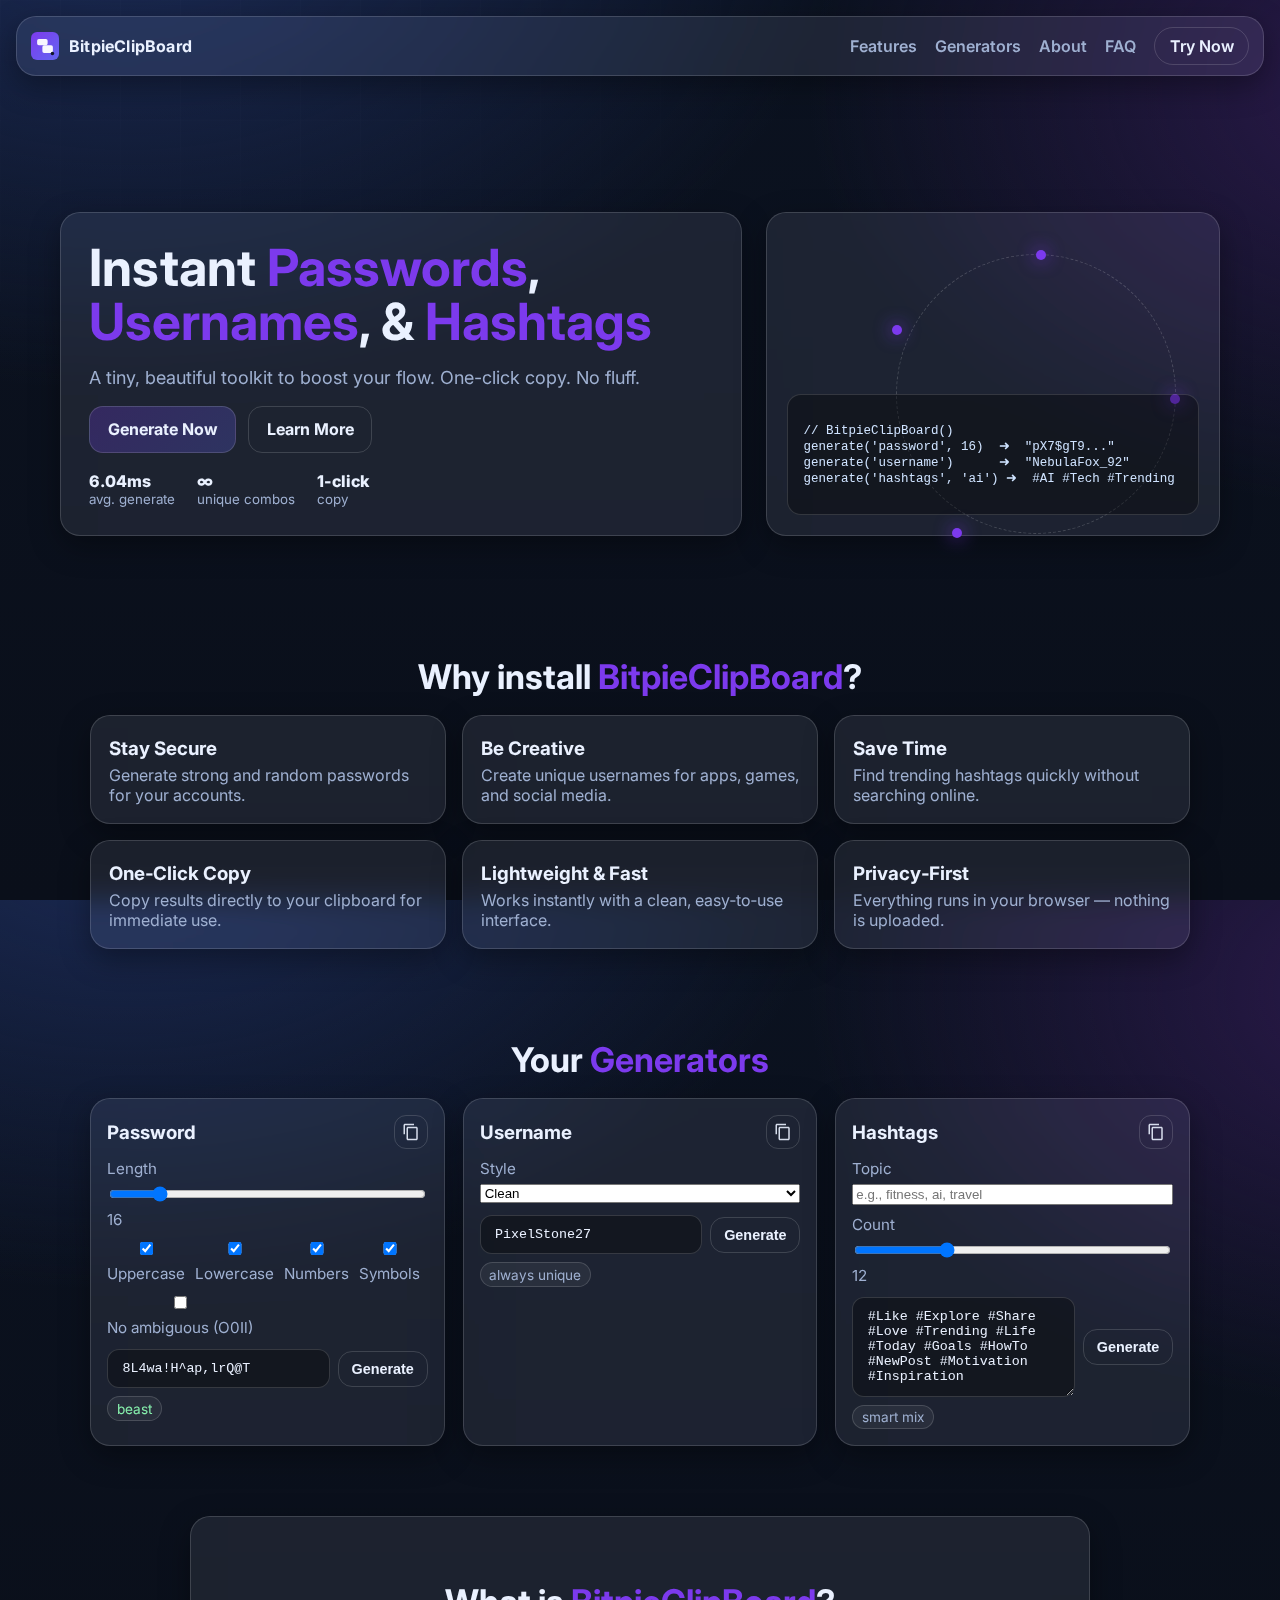
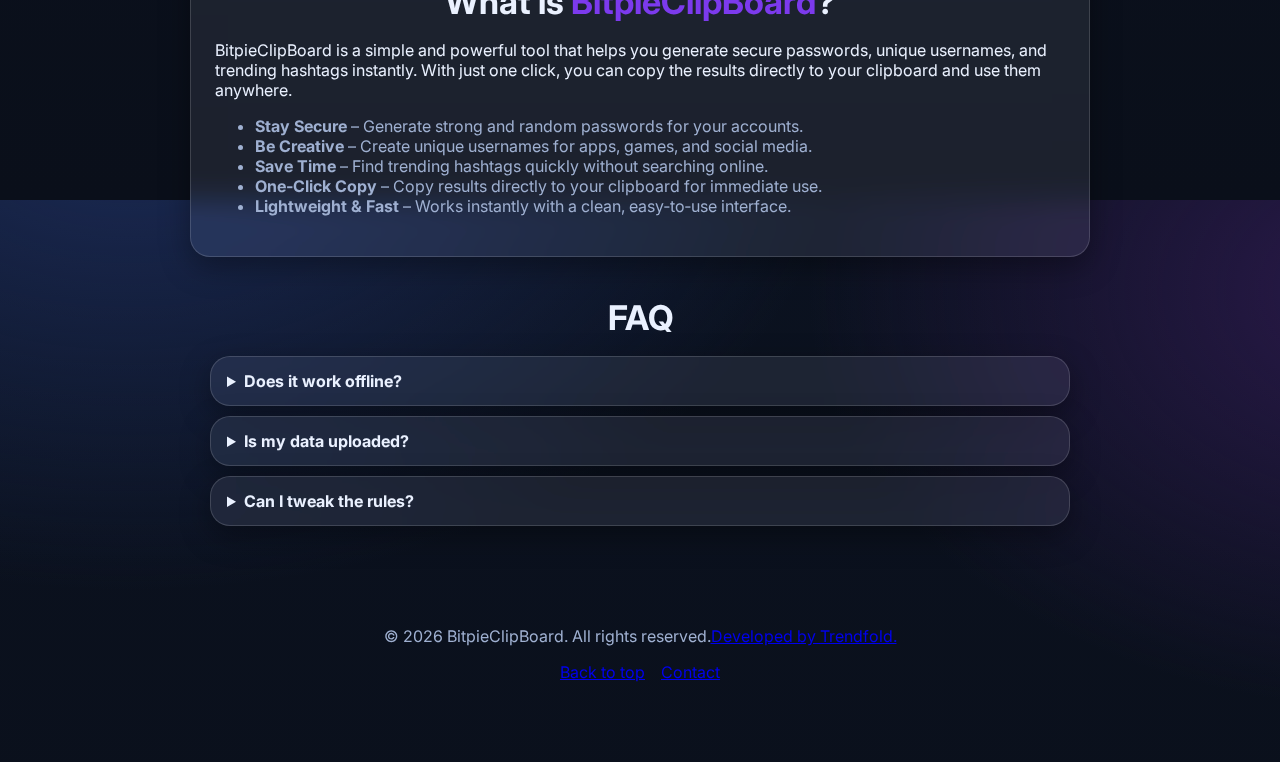
<file: index.html>
<!DOCTYPE html>
<html lang="en">
<head>
  <meta charset="utf-8" />
  <meta name="viewport" content="width=device-width, initial-scale=1" />
  <meta name="theme-color" content="#0b1220" />
  <meta name="description" content="BitpieClipBoard — generate secure passwords, unique usernames, and trending hashtags with one-click copy. Lightning fast, beautiful glass UI." />
  <title>BitpieClipBoard — Passwords • Usernames • Hashtags</title>
  <link rel="preconnect" href="https://fonts.googleapis.com">
  <link rel="preconnect" href="https://fonts.gstatic.com" crossorigin>
  <link href="https://fonts.googleapis.com/css2?family=Inter:wght@400;500;600;700;800&display=swap" rel="stylesheet">
  <link rel="stylesheet" href="./styles.css" />
  <link rel="icon" href="./favicon.svg" type="image/svg+xml">
</head>
<body>
  <div class="bg-grid"></div>
  <header class="site-header glass">
    <a class="brand" href="#top" aria-label="BitpieClipBoard home">
      <img src="./favicon.svg" alt="" class="brand-icon" />
      <span class="brand-text">BitpieClipBoard</span>
    </a>
    <nav class="nav">
      <a href="#features">Features</a>
      <a href="#generators">Generators</a>
      <a href="#about">About</a>
      <a href="#faq">FAQ</a>
      <a class="cta" href="#generators">Try Now</a>
    </nav>
    <button class="nav-toggle" aria-label="Toggle menu" aria-expanded="false">
      <span></span><span></span><span></span>
    </button>
  </header>

  <main id="top">
    <section class="hero">
      <div class="hero-content glass">
        <h1>Instant <span class="accent">Passwords</span>, <span class="accent">Usernames</span>, & <span class="accent">Hashtags</span></h1>
        <p class="sub">A tiny, beautiful toolkit to boost your flow. One-click copy. No fluff.</p>
        <div class="hero-actions">
          <a class="btn primary" href="#generators">Generate Now</a>
          <a class="btn ghost" href="#about">Learn More</a>
        </div>
        <div class="stats">
          <div class="stat"><span id="stat-speed">0.02s</span><small>avg. generate</small></div>
          <div class="stat"><span>∞</span><small>unique combos</small></div>
          <div class="stat"><span>1-click</span><small>copy</small></div>
        </div>
      </div>
      <div class="hero-art glass">
        <div class="orbit">
          <div class="dot d1"></div>
          <div class="dot d2"></div>
          <div class="dot d3"></div>
          <div class="dot d4"></div>
        </div>
        <div class="code-card">
<pre><code>// BitpieClipBoard()
generate('password', 16)  ➜  "pX7$gT9..."
generate('username')      ➜  "NebulaFox_92"
generate('hashtags', 'ai') ➜  #AI #Tech #Trending</code></pre>
        </div>
      </div>
    </section>

    <section id="features" class="features">
      <h2 class="section-title">Why install <span class="accent">BitpieClipBoard</span>?</h2>
      <div class="feature-grid">
        <article class="feature glass">
          <h3>Stay Secure</h3>
          <p>Generate strong and random passwords for your accounts.</p>
        </article>
        <article class="feature glass">
          <h3>Be Creative</h3>
          <p>Create unique usernames for apps, games, and social media.</p>
        </article>
        <article class="feature glass">
          <h3>Save Time</h3>
          <p>Find trending hashtags quickly without searching online.</p>
        </article>
        <article class="feature glass">
          <h3>One‑Click Copy</h3>
          <p>Copy results directly to your clipboard for immediate use.</p>
        </article>
        <article class="feature glass">
          <h3>Lightweight & Fast</h3>
          <p>Works instantly with a clean, easy‑to‑use interface.</p>
        </article>
        <article class="feature glass">
          <h3>Privacy‑First</h3>
          <p>Everything runs in your browser — nothing is uploaded.</p>
        </article>
      </div>
    </section>

    <section id="generators" class="generators">
      <h2 class="section-title">Your <span class="accent">Generators</span></h2>
      <div class="cards">
        <!-- Password Generator -->
        <article class="card glass" data-card="password">
          <header>
            <h3>Password</h3>
            <button class="icon-btn" data-tip="Copy" data-copy="#password-output" aria-label="Copy password">
              <svg viewBox="0 0 24 24" aria-hidden="true"><path d="M16 1H4c-1.1 0-2 .9-2 2v12h2V3h12V1zm3 4H8c-1.1 0-2 .9-2 2v14c0 1.1.9 2 2 2h11c1.1 0 2-.9 2-2V7c0-1.1-.9-2-2-2zm0 16H8V7h11v14z"/></svg>
            </button>
          </header>
          <div class="controls">
            <label>Length
              <input type="range" id="pw-length" min="8" max="64" value="16" />
              <output for="pw-length" id="pw-length-val">16</output>
            </label>
            <div class="checks">
              <label><input type="checkbox" id="pw-upper" checked>Uppercase</label>
              <label><input type="checkbox" id="pw-lower" checked>Lowercase</label>
              <label><input type="checkbox" id="pw-num" checked>Numbers</label>
              <label><input type="checkbox" id="pw-sym" checked>Symbols</label>
              <label><input type="checkbox" id="pw-amb">No ambiguous (O0Il)</label>
            </div>
          </div>
          <div class="output">
            <input id="password-output" class="mono" readonly aria-label="Generated password" />
            <button class="btn small" id="pw-generate">Generate</button>
          </div>
          <footer class="hint"><span id="pw-strength" class="badge">strength</span></footer>
        </article>

        <!-- Username Generator -->
        <article class="card glass" data-card="username">
          <header>
            <h3>Username</h3>
            <button class="icon-btn" data-tip="Copy" data-copy="#username-output" aria-label="Copy username">
              <svg viewBox="0 0 24 24" aria-hidden="true"><path d="M16 1H4c-1.1 0-2 .9-2 2v12h2V3h12V1zm3 4H8c-1.1 0-2 .9-2 2v14c0 1.1.9 2 2 2h11c1.1 0 2-.9 2-2V7c0-1.1-.9-2-2-2zm0 16H8V7h11v14z"/></svg>
            </button>
          </header>
          <div class="controls">
            <label>Style
              <select id="user-style">
                <option value="clean">Clean</option>
                <option value="gamer">Gamer</option>
                <option value="techy">Techy</option>
                <option value="aesthetic">Aesthetic</option>
                <option value="random">Random</option>
              </select>
            </label>
          </div>
          <div class="output">
            <input id="username-output" class="mono" readonly aria-label="Generated username" />
            <button class="btn small" id="user-generate">Generate</button>
          </div>
          <footer class="hint"><span class="badge">always unique</span></footer>
        </article>

        <!-- Hashtag Generator -->
        <article class="card glass" data-card="hashtags">
          <header>
            <h3>Hashtags</h3>
            <button class="icon-btn" data-tip="Copy All" data-copy="#hashtags-output" aria-label="Copy hashtags">
              <svg viewBox="0 0 24 24" aria-hidden="true"><path d="M16 1H4c-1.1 0-2 .9-2 2v12h2V3h12V1zm3 4H8c-1.1 0-2 .9-2 2v14c0 1.1.9 2 2 2h11c1.1 0 2-.9 2-2V7c0-1.1-.9-2-2-2zm0 16H8V7h11v14z"/></svg>
            </button>
          </header>
          <div class="controls">
            <label>Topic
              <input id="tag-topic" placeholder="e.g., fitness, ai, travel" />
            </label>
            <label>Count
              <input type="range" id="tag-count" min="5" max="30" value="12" />
              <output for="tag-count" id="tag-count-val">12</output>
            </label>
          </div>
          <div class="output">
            <textarea id="hashtags-output" class="mono" rows="3" readonly aria-label="Generated hashtags"></textarea>
            <button class="btn small" id="tag-generate">Generate</button>
          </div>
          <footer class="hint"><span class="badge">smart mix</span></footer>
        </article>
      </div>
    </section>

    <section id="about" class="about glass">
      <h2 class="section-title">What is <span class="accent">BitpieClipBoard</span>?</h2>
      <p>BitpieClipBoard is a simple and powerful tool that helps you generate secure passwords, unique usernames, and trending hashtags instantly. With just one click, you can copy the results directly to your clipboard and use them anywhere.</p>
      <ul class="bullets">
        <li><strong>Stay Secure</strong> – Generate strong and random passwords for your accounts.</li>
        <li><strong>Be Creative</strong> – Create unique usernames for apps, games, and social media.</li>
        <li><strong>Save Time</strong> – Find trending hashtags quickly without searching online.</li>
        <li><strong>One‑Click Copy</strong> – Copy results directly to your clipboard for immediate use.</li>
        <li><strong>Lightweight & Fast</strong> – Works instantly with a clean, easy‑to‑use interface.</li>
      </ul>
    </section>

    <section id="faq" class="faq">
      <h2 class="section-title">FAQ</h2>
      <details class="glass"><summary>Does it work offline?</summary><p>Yes. Everything runs locally in your browser.</p></details>
      <details class="glass"><summary>Is my data uploaded?</summary><p>No. We don’t send anything anywhere.</p></details>
      <details class="glass"><summary>Can I tweak the rules?</summary><p>Absolutely. Use the toggles and sliders to personalize every output.</p></details>
    </section>
  </main>

  <footer class="site-footer">
    <p>© <span id="year"></span> BitpieClipBoard. All rights reserved.<a href="https://trendfold.com/" >Developed by Trendfold.</a></p>
    <div class="links">
      <a href="#top">Back to top</a>
      <a href="mailto:deskappsdev@gmail.com">Contact</a>
    </div>
  </footer>

  <div id="toast" role="status" aria-live="polite"></div>

  <script src="./script.js"></script>
</body>
</html>
</file>
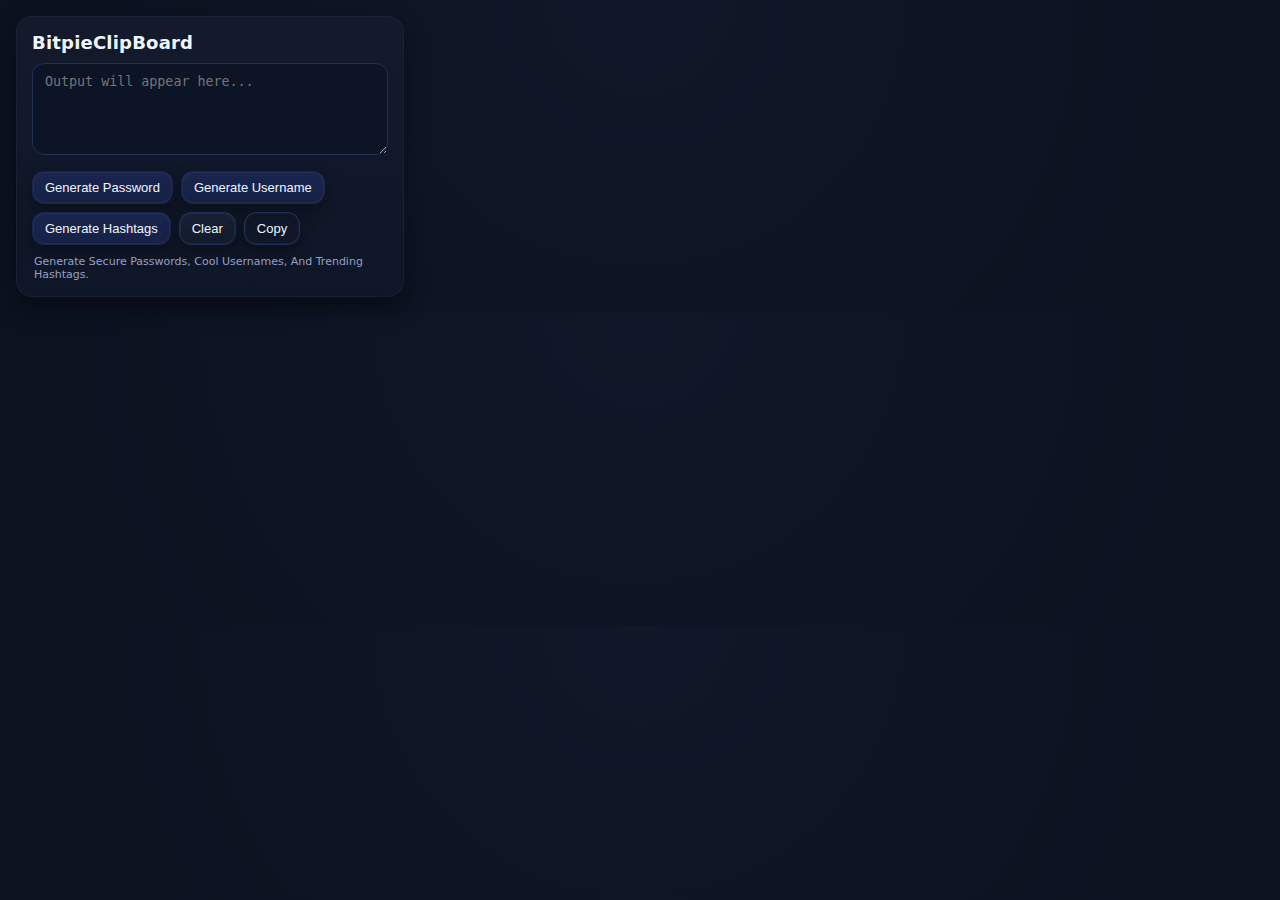
<file: extension.html>
<!DOCTYPE html>
<html lang="en">
<head>
  <meta charset="UTF-8">
  <meta name="viewport" content="width=device-width, initial-scale=1.0">
  <title>Text Tools</title>
  <style>
    * { box-sizing: border-box; }

:root{
  --bg-1:#101728;
  --bg-2:#0b1220;
  --text:#f0f4ff;
  --muted:#96a0c3;
  --card:#121a2b;
  --card2:#0f1627;
  --accent:#4f7cff;
  --accent-2:#2ad1ff;
  --ring:#203056;
}

html, body {
  margin: 0;
  padding: 0;
}

body {
  font-family: system-ui, -apple-system, Segoe UI, Roboto, Ubuntu, Cantarell, Noto Sans, sans-serif;
  width: 420px;
  min-height: 180px;
  padding: 16px;
  background: radial-gradient(circle at top, var(--bg-1), var(--bg-2) 80%);
  color: var(--text);
  overflow: hidden;
}

/* ---------- Loader ---------- */
.loader-container{
  position: relative;
  display: grid;
  place-items: center;
  gap: 12px;
  height: 150px;
  border-radius: 16px;
  background: linear-gradient(180deg, var(--card), var(--card2));
  box-shadow: 0 10px 24px rgba(0,0,0,.4), inset 0 0 0 1px rgba(255,255,255,.04);
}
.spinner{
  width: 28px; height: 28px;
  border: 3px solid rgba(255,255,255,.1);
  border-top-color: var(--accent);
  border-radius: 50%;
  animation: spin 1s linear infinite;
}
.loader-text{ color: var(--muted); font-size: 12px; }

@keyframes spin { to { transform: rotate(360deg); }}

/* ---------- Tools (card) ---------- */
.tools{
  display: block;
  background: linear-gradient(180deg, var(--card), var(--card2));
  border-radius: 16px;
  box-shadow: 0 10px 24px rgba(0,0,0,.4), inset 0 0 0 1px rgba(255,255,255,.04);
  padding: 16px;
}

h2{
  margin: 0 0 10px;
  font-size: 18px;
  letter-spacing: .2px;
}

/* textarea output */
textarea{
  width: 100%;
  resize: vertical;
  min-height: 92px;
  background: #0c1426;
  color: var(--text);
  border: 1px solid var(--ring);
  border-radius: 12px;
  padding: 10px 12px;
  outline: none;
}
textarea:focus{ border-color: var(--accent); box-shadow: 0 0 0 3px rgba(79,124,255,.25); }

.btns{
  display: flex; flex-wrap: wrap; gap: 8px; margin-top: 12px;
}
button{
  appearance: none;
  border: 1px solid transparent;
  background: linear-gradient(180deg, #1a2550, #162145);
  color: var(--text);
  padding: 8px 12px;
  font-size: 13px;
  border-radius: 12px;
  cursor: pointer;
  transition: transform .06s ease, box-shadow .2s ease, border-color .2s ease;
  box-shadow: 0 6px 16px rgba(0,0,0,.35), inset 0 0 0 1px rgba(255,255,255,.05);
}
button:hover{ transform: translateY(-1px); }
button:active{ transform: translateY(0); }

button.secondary{
  background: linear-gradient(180deg, #172036, #121a2b);
  border-color: var(--ring);
}
button.ghost{
  background: transparent;
  border-color: var(--ring);
}

/* tiny hint */
.hint{
  margin: 10px 2px 0;
  color: var(--muted);
  font-size: 11px;
}
  </style>
</head>
<body>

  <!-- Tools UI -->
  <div  class="tools">
    <h2>BitpieClipBoard</h2>

    <textarea id="outputText" rows="4" placeholder="Output will appear here..."></textarea>

    <div class="btns">
      <button id="genPasswordBtn">Generate Password</button>
      <button id="genUsernameBtn">Generate Username</button>
      <button id="genHashtagsBtn">Generate Hashtags</button>
      <button id="clearBtn" class="secondary">Clear</button>
      <button data-copy="#outputText" class="ghost">Copy</button>
    </div>

    <p class="hint">Generate Secure Passwords, Cool Usernames, And Trending Hashtags.</p>
  </div>

  <script>
    // ======= TOOLS CODE =======
function randomPassword(length = 12) {
  const chars =
    "abcdefghijklmnopqrstuvwxyzABCDEFGHIJKLMNOPQRSTUVWXYZ0123456789!@#$%^&*()_+";
  let pass = "";
  for (let i = 0; i < length; i++) {
    pass += chars.charAt(Math.floor(Math.random() * chars.length));
  }
  return pass;
}

function randomUsername() {
  const adjectives = [
    "cool", "fast", "happy", "lucky", "dark",
    "bright", "silent", "wild", "epic", "smart",
  ];
  const nouns = [
    "lion", "tiger", "panda", "eagle", "dragon",
    "wolf", "ninja", "wizard", "coder", "ghost",
  ];
  const adj = adjectives[Math.floor(Math.random() * adjectives.length)];
  const noun = nouns[Math.floor(Math.random() * nouns.length)];
  const num = Math.floor(Math.random() * 1000);
  return adj + noun + num;
}

function randomHashtags(count = 5) {
  const words = [
    "love","insta","photo","life","fun","style","happy","music","travel","food",
    "nature","art","fitness","selfie","friends","summer","smile","fashion",
    "beauty","motivation",
  ];
  let tags = [];
  for (let i = 0; i < count; i++) {
    const w = words[Math.floor(Math.random() * words.length)];
    tags.push("#" + w);
  }
  return tags.join(" ");
}

// ===== UI Wireup =====
document.addEventListener("DOMContentLoaded", () => {
  // हमेशा tools दिखाना
  document.querySelector(".tools").style.display = "block";

  const output = document.getElementById("outputText");
  if (!output) return;

  document.getElementById("genPasswordBtn").addEventListener("click", () => {
    output.value = randomPassword(14);
  });

  document.getElementById("genUsernameBtn").addEventListener("click", () => {
    output.value = randomUsername();
  });

  document.getElementById("genHashtagsBtn").addEventListener("click", () => {
    output.value = randomHashtags(7);
  });

  document.getElementById("clearBtn").addEventListener("click", () => {
    output.value = "";
  });

  document.querySelectorAll("[data-copy]").forEach((btn) => {
    btn.addEventListener("click", () => {
      const ta = document.querySelector(btn.getAttribute("data-copy"));
      navigator.clipboard.writeText(ta.value || "");
      const old = btn.textContent;
      btn.textContent = "Copied!";
      setTimeout(() => (btn.textContent = old), 1500);
    });
  });
});

  </script>
</body>
</html>
</file>
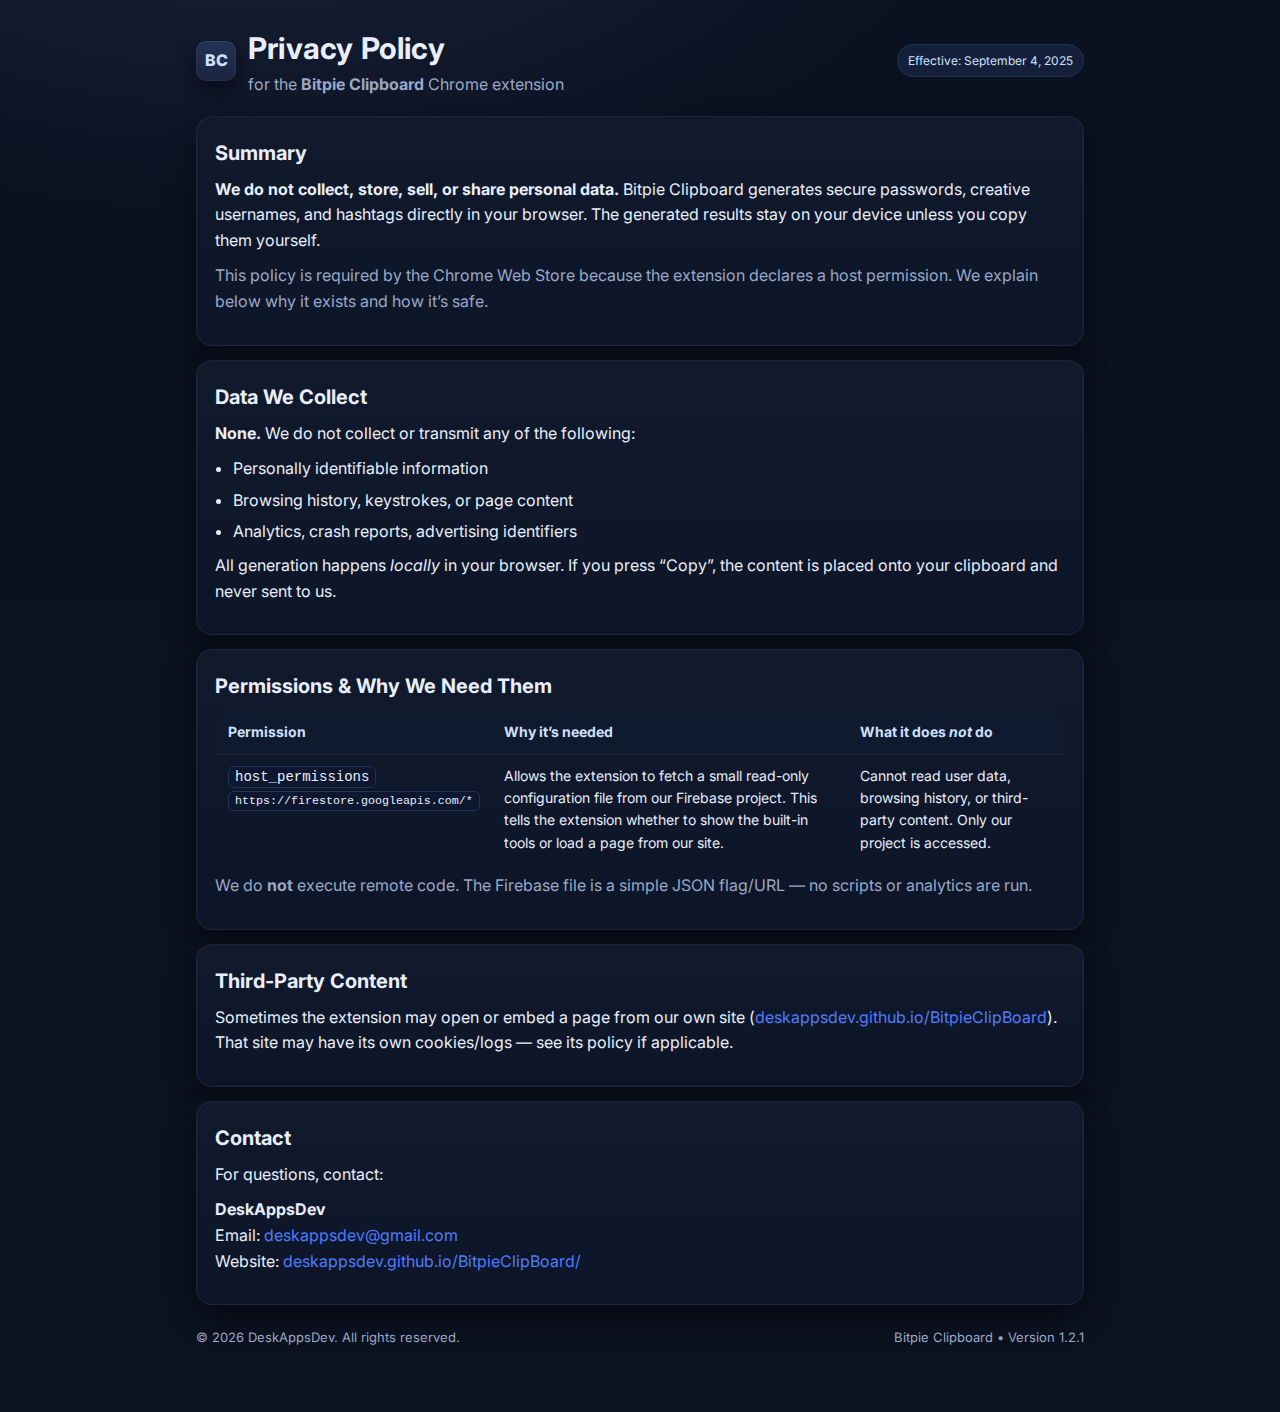
<file: privacy-policy.html>
<!doctype html>
<html lang="en">
<head>
  <meta charset="utf-8" />
  <meta name="viewport" content="width=device-width, initial-scale=1" />
  <title>Privacy Policy • Bitpie Clipboard</title>
  <meta name="description" content="Privacy Policy for Bitpie Clipboard Chrome extension. We do not collect, store, or sell personal data. All generation happens locally in your browser." />
  <meta name="theme-color" content="#0b1220" />
  <link rel="preconnect" href="https://fonts.googleapis.com" crossorigin>
  <link href="https://fonts.googleapis.com/css2?family=Inter:wght@400;600;700&display=swap" rel="stylesheet">

  <style>
    :root{
      --bg:#0b1220;
      --panel:#111a2c;
      --ink:#e9eefc;
      --muted:#9aa7c7;
      --accent:#4f7cff;
      --ring:#233356;
    }
    *{ box-sizing:border-box; }
    html,body{ margin:0; padding:0; }
    body{
      font-family: Inter, system-ui, -apple-system, Segoe UI, Roboto, sans-serif;
      line-height:1.6;
      color:var(--ink);
      background:
        radial-gradient(1200px 600px at 20% -10%, #19233a 0%, transparent 60%),
        linear-gradient(180deg, #0a1120 0%, #0b1220 100%);
    }
    .wrap{
      max-width: 920px;
      margin: 0 auto;
      padding: 24px 16px 64px;
    }
    header{
      display:flex; flex-wrap:wrap;
      align-items:center; justify-content:space-between; gap:12px;
      margin-bottom: 18px;
    }
    .brand{ display:flex; align-items:center; gap:12px; flex:1; }
    .logo{
      width:40px;height:40px;border-radius:10px;
      background: linear-gradient(180deg,#233356,#1a2440);
      display:grid;place-items:center;
      box-shadow: 0 8px 18px rgba(0,0,0,.45), inset 0 0 0 1px rgba(255,255,255,.06);
    }
    .logo span{ font-weight:800; color:#cfe0ff; }
    h1{ font-size: clamp(22px, 2.4vw, 30px); margin:0; letter-spacing:.2px; }
    .badge{
      font-size:12px; color:#cfe0ff; background:#14203a; border:1px solid var(--ring);
      padding:6px 10px; border-radius: 999px; white-space:nowrap;
    }

    .card{
      background: linear-gradient(180deg, var(--panel), #0d1628);
      border: 1px solid rgba(255,255,255,.06);
      border-radius: 16px;
      box-shadow: 0 12px 28px rgba(0,0,0,.45), inset 0 0 0 1px rgba(255,255,255,.02);
      padding: 20px 18px;
      margin: 14px 0;
    }
    .card h2{ font-size: clamp(16px, 1.8vw, 20px); margin: 0 0 8px; }
    p{ margin: 8px 0 10px; color: var(--ink); }
    .muted{ color: var(--muted); }

    .perm-table{
      width:100%; border-collapse: collapse; border-radius: 12px; overflow:hidden;
      border:1px solid rgba(255,255,255,.08);
    }
    .perm-table th, .perm-table td{
      padding:10px 12px; text-align:left; vertical-align:top;
      border-bottom:1px solid rgba(255,255,255,.06);
      font-size:14px;
    }
    .perm-table th{ background:#0f1a2e; color:#cfe0ff; font-weight:700; }
    .perm-table tr:last-child td{ border-bottom:none; }
    code{ background:#0d1730; padding:2px 6px; border-radius:6px; border:1px solid var(--ring); }

    .footer{
      margin-top: 22px; color:var(--muted); font-size:13px;
      display:flex; flex-wrap:wrap; gap:10px; align-items:center; justify-content:space-between;
    }
    a{ color: var(--accent); text-decoration: none; }
    a:hover{ text-decoration: underline; }

    .list{ padding-left: 18px; margin:8px 0; }
    .list li{ margin:6px 0; }

    /* Responsive tweaks */
    @media(max-width:600px){
      header{ flex-direction:column; align-items:flex-start; }
      .badge{ align-self:flex-start; }
      .perm-table, .perm-table thead{ display:block; }
      .perm-table tr{ display:flex; flex-direction:column; border-bottom:1px solid rgba(255,255,255,.06); }
      .perm-table th{ display:none; }
      .perm-table td{ border:none; padding:6px 0; }
      .perm-table td:first-child{ font-weight:600; color:#cfe0ff; }
    }
  </style>
</head>
<body>
  <div class="wrap">
    <header>
      <div class="brand">
        <div class="logo"><span>BC</span></div>
        <div>
          <h1>Privacy Policy</h1>
          <div class="muted">for the <strong>Bitpie Clipboard</strong> Chrome extension</div>
        </div>
      </div>
      <div class="badge">Effective: <span id="effectiveDate">September 4, 2025</span></div>
    </header>

    <section class="card">
      <h2>Summary</h2>
      <p><strong>We do not collect, store, sell, or share personal data.</strong> Bitpie Clipboard generates secure passwords, creative usernames, and hashtags directly in your browser. The generated results stay on your device unless you copy them yourself.</p>
      <p class="muted">This policy is required by the Chrome Web Store because the extension declares a host permission. We explain below why it exists and how it’s safe.</p>
    </section>

    <section class="card">
      <h2>Data We Collect</h2>
      <p><strong>None.</strong> We do not collect or transmit any of the following:</p>
      <ul class="list">
        <li>Personally identifiable information</li>
        <li>Browsing history, keystrokes, or page content</li>
        <li>Analytics, crash reports, advertising identifiers</li>
      </ul>
      <p>All generation happens <em>locally</em> in your browser. If you press “Copy”, the content is placed onto your clipboard and never sent to us.</p>
    </section>

    <section class="card">
      <h2>Permissions & Why We Need Them</h2>
      <table class="perm-table">
        <thead>
          <tr><th>Permission</th><th>Why it’s needed</th><th>What it does <em>not</em> do</th></tr>
        </thead>
        <tbody>
          <tr>
            <td><code>host_permissions</code><br><small><code>https://firestore.googleapis.com/*</code></small></td>
            <td>Allows the extension to fetch a small read-only configuration file from our Firebase project. This tells the extension whether to show the built-in tools or load a page from our site.</td>
            <td>Cannot read user data, browsing history, or third-party content. Only our project is accessed.</td>
          </tr>
        </tbody>
      </table>
      <p class="muted">We do <strong>not</strong> execute remote code. The Firebase file is a simple JSON flag/URL — no scripts or analytics are run.</p>
    </section>

    <section class="card">
      <h2>Third-Party Content</h2>
      <p>Sometimes the extension may open or embed a page from our own site (<a href="https://deskappsdev.github.io/BitpieClipBoard/" target="_blank" rel="noopener">deskappsdev.github.io/BitpieClipBoard</a>). That site may have its own cookies/logs — see its policy if applicable.</p>
    </section>

    <section class="card">
      <h2>Contact</h2>
      <p>For questions, contact:</p>
      <p><strong>DeskAppsDev</strong><br>
         Email: <a href="mailto:deskappsdev@gmail.com">deskappsdev@gmail.com</a><br>
         Website: <a href="https://deskappsdev.github.io/BitpieClipBoard/" target="_blank" rel="noopener">deskappsdev.github.io/BitpieClipBoard/</a>
      </p>
    </section>

    <div class="footer">
      <span>© <span id="year"></span> DeskAppsDev. All rights reserved.</span>
      <span class="muted">Bitpie Clipboard • Version 1.2.1</span>
    </div>
  </div>

  <script>
    document.getElementById('year').textContent = new Date().getFullYear();
  </script>
</body>
</html>
</file>
<file: styles.css>
/* BitpieClipBoard — Glass UI */
:root{
  --bg-1:#0b1220;
  --bg-2:#0a0f1a;
  --txt:#eaf1ff;
  --muted:#9fb0d1;
  --accent:#7c3aed; /* violet */
  --glass: rgba(255,255,255,.08);
  --border:rgba(255,255,255,.15);
  --shadow: 0 10px 30px rgba(0,0,0,.35);
  --radius: 20px;
}

*{box-sizing:border-box}
html,body{height:100%}
body{
  margin:0;
  font-family:Inter,system-ui,-apple-system,Segoe UI,Roboto,Arial,sans-serif;
  color:var(--txt);
  background: radial-gradient(1200px 800px at 10% -10%, #1b2a55 0%, transparent 60%),
              radial-gradient(1000px 700px at 110% 10%, #2a194a 0%, transparent 60%),
              linear-gradient(180deg, var(--bg-1), var(--bg-2));
  overflow-x:hidden;
}

.bg-grid{
  position:fixed; inset:0; pointer-events:none;
  background-image: linear-gradient(to right, rgba(255,255,255,.06) 1px, transparent 1px),
                    linear-gradient(to bottom, rgba(255,255,255,.04) 1px, transparent 1px);
  background-size: 60px 60px, 60px 60px;
  mask-image: radial-gradient(ellipse at 20% -20%, rgba(0,0,0,.9), transparent 60%);
  opacity:.35;
}

.glass{
  background:var(--glass);
  backdrop-filter: blur(14px) saturate(1.2);
  -webkit-backdrop-filter: blur(14px) saturate(1.2);
  border:1px solid var(--border);
  border-radius:var(--radius);
  box-shadow:var(--shadow);
}

.site-header{
  position:sticky; top:16px; margin:16px; padding:10px 14px;
  display:flex; align-items:center; justify-content:space-between; gap:10px;
  z-index:10;
}
.brand{display:flex; align-items:center; gap:10px; text-decoration:none; color:var(--txt); font-weight:700; letter-spacing:.2px;}
.brand-icon{width:28px; height:28px}
.brand-text{font-size:1rem}
.nav{display:flex; gap:18px; align-items:center}
.nav a{color:var(--muted); text-decoration:none; font-weight:600}
.nav a:hover{color:var(--txt)}
.nav .cta{padding:.5rem .9rem; border:1px solid var(--border); border-radius:999px; color:var(--txt)}
.nav-toggle{display:none; background:none; border:0; cursor:pointer}
.nav-toggle span{display:block; width:22px; height:2px; background:var(--txt); margin:5px 0}

.hero{display:grid; grid-template-columns: 1.2fr .8fr; gap:24px; padding:120px 20px 60px; max-width:1200px; margin:0 auto;}
.hero-content{padding:28px}
.hero h1{font-size:clamp(28px, 4vw, 52px); line-height:1.05; margin:0 0 10px}
.accent{color:var(--accent)}
.sub{color:var(--muted); font-size:clamp(14px, 1.6vw, 18px)}
.hero-actions{display:flex; gap:12px; margin-top:18px}
.btn{display:inline-flex; align-items:center; justify-content:center; gap:8px; padding:.8rem 1.1rem; border-radius:14px; border:1px solid var(--border); background:transparent; color:var(--txt); text-decoration:none; cursor:pointer; font-weight:700}
.btn.primary{background:linear-gradient(135deg, rgba(124,58,237,.25), rgba(99,102,241,.25));}
.btn.ghost:hover{background:rgba(255,255,255,.06)}
.btn.small{padding:.55rem .8rem; font-size:.9rem}

.stats{display:flex; gap:22px; margin-top:18px}
.stat{display:flex; flex-direction:column; align-items:flex-start}
.stat span{font-weight:800; font-size:1rem}
.stat small{color:var(--muted)}

.hero-art{position:relative; padding:24px; min-height:320px}
.orbit{position:absolute; inset:0; margin:auto; width:280px; height:280px; border-radius:50%; border:1px dashed rgba(255,255,255,.18); animation:spin 18s linear infinite; left:calc(50% - 140px); top:40px}
.dot{position:absolute; width:10px; height:10px; border-radius:50%; background:var(--accent); box-shadow:0 0 18px var(--accent)}
.d1{top:-5px; left:50%}
.d2{bottom:-5px; left:20%}
.d3{top:50%; right:-5px}
.d4{left:-5px; top:25%}
@keyframes spin{to{transform:rotate(360deg)}}
.code-card{position:absolute; right:20px; bottom:20px; left:20px; padding:16px; border-radius:14px; background:rgba(0,0,0,.35); border:1px solid rgba(255,255,255,.14); font-family: ui-monospace, SFMono-Regular, Menlo, Monaco, Consolas, "Liberation Mono", monospace; font-size:12.5px; color:#cfe3ff}

.section-title{text-align:center; font-size:clamp(22px, 3vw, 34px); margin:40px auto 18px}
.features{padding:20px}
.feature-grid{display:grid; grid-template-columns: repeat(3, minmax(0,1fr)); gap:16px; max-width:1100px; margin:0 auto}
.feature{padding:18px}
.feature h3{margin:.2rem 0 .3rem}
.feature p{margin:0; color:var(--muted)}

.generators{padding:30px 20px}
.cards{display:grid; grid-template-columns: repeat(3, minmax(0,1fr)); gap:18px; max-width:1100px; margin:0 auto}
.card{padding:16px}
.card header{display:flex; align-items:center; justify-content:space-between; margin-bottom:10px}
.card h3{margin:0}
.icon-btn{background:none; border:0; cursor:pointer; width:34px; height:34px; display:grid; place-items:center; border-radius:12px; border:1px solid var(--border)}
.icon-btn:hover{background:rgba(255,255,255,.06)}
.icon-btn svg{width:18px; height:18px; fill:var(--txt); opacity:.9}
.controls{display:grid; gap:10px; margin:8px 0 12px}
.controls label{display:grid; gap:6px; font-size:.95rem; color:var(--muted)}
.checks{display:flex; flex-wrap:wrap; gap:10px}
.output{display:flex; gap:8px; align-items:center}
.output .mono{flex:1; padding:.7rem .9rem; border-radius:12px; border:1px solid var(--border); background:rgba(0,0,0,.35); color:var(--txt); font-family:ui-monospace, SFMono-Regular, Menlo, Monaco, Consolas, monospace}
.output textarea.mono{min-height:100px}
.hint{margin-top:8px; color:var(--muted); font-size:.85rem}
.badge{display:inline-block; padding:.2rem .55rem; border-radius:999px; border:1px solid var(--border); background:rgba(255,255,255,.06); color:var(--muted)}

.about{max-width:900px; margin:40px auto; padding:24px}
.about .bullets{color:var(--muted)}

.faq{max-width:900px; margin:20px auto 60px; padding:0 20px}
.faq details{padding:14px 16px; margin:10px 0}
.faq summary{cursor:pointer; font-weight:700}

.site-footer{padding:24px 20px 80px; text-align:center; color:var(--muted)}
.site-footer .links{display:flex; gap:16px; justify-content:center; margin-top:8px}
#toast{position:fixed; bottom:18px; left:50%; transform:translateX(-50%); padding:.7rem 1rem; background:rgba(0,0,0,.7); color:#fff; border-radius:12px; opacity:0; pointer-events:none; transition:opacity .2s, transform .2s; border:1px solid rgba(255,255,255,.2)}
#toast.show{opacity:1; transform:translateX(-50%) translateY(-6px)}

@media (max-width: 980px){
  .hero{grid-template-columns:1fr; padding-top:90px}
  .feature-grid{grid-template-columns: repeat(2, minmax(0,1fr));}
  .cards{grid-template-columns: repeat(2, minmax(0,1fr));}
  .hero-art{min-height:260px}
}

@media (max-width: 640px){
  .nav{display:none}
  .nav.open{display:flex; position:absolute; right:16px; top:60px; flex-direction:column; padding:10px; background:var(--glass)}
  .nav-toggle{display:block}
  .feature-grid{grid-template-columns:1fr}
  .cards{grid-template-columns:1fr}
  .hero{padding-top:74px}
}
</file>
